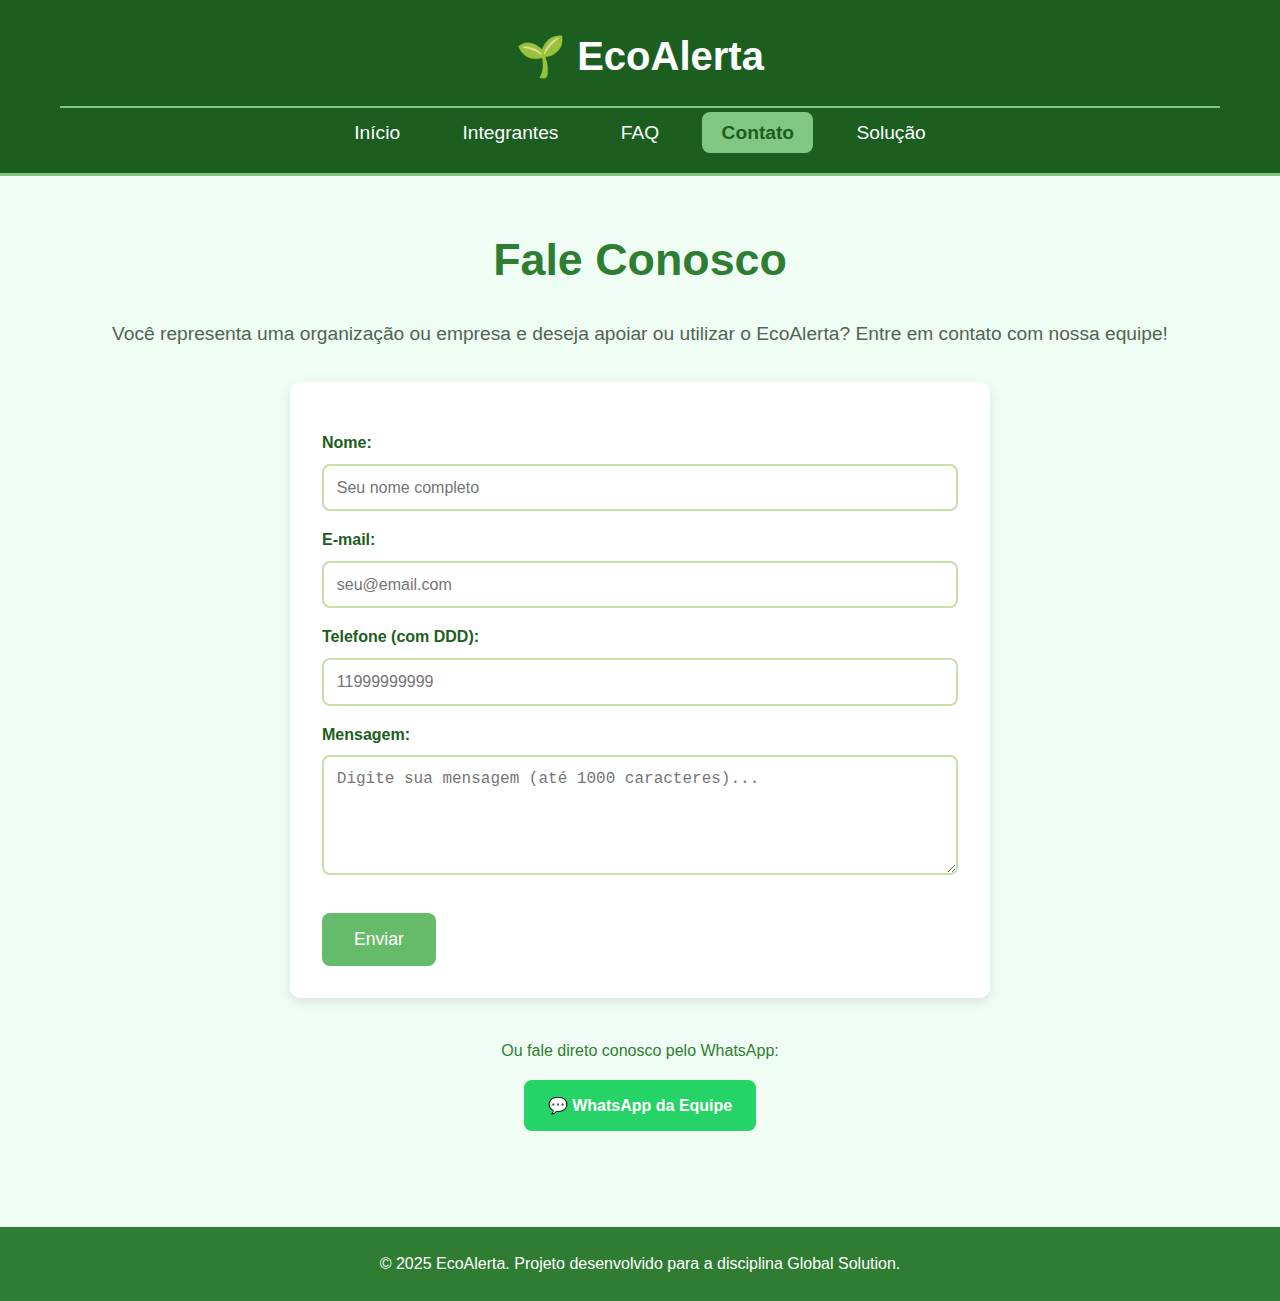
<file: contato.html>
<!DOCTYPE html>
<html lang="pt-br">
<head>
  <meta charset="UTF-8" />
  <meta name="viewport" content="width=device-width, initial-scale=1.0"/>
  <title>Contato - EcoAlerta</title>
  <link rel="stylesheet" href="contato.css"/>
</head>
<body>
  
  <header>
    <div class="container">
      <div class="top-bar">
        <h1 class="logo">🌱 EcoAlerta</h1>
        <div class="divider"></div>
        <nav class="nav">
          <ul>
            <li><a href="index.html">Início</a></li>
            <li><a href="integrantes.html">Integrantes</a></li>
            <li><a href="faq.html">FAQ</a></li>
            <li><a href="contato.html">Contato</a></li>
            <li><a href="solucao.html">Solução</a></li>
          </ul>
        </nav>
      </div>
    </div>
  </header>

  <main class="container contato-content">
    <h2>Fale Conosco</h2>
    <p class="intro">Você representa uma organização ou empresa e deseja apoiar ou utilizar o EcoAlerta? Entre em contato com nossa equipe!</p>

    <form id="contatoForm" novalidate>
      <label for="nome">Nome:</label>
      <input type="text" id="nome" name="nome" required placeholder="Seu nome completo" />
      <span class="erro" id="erroNome"></span>

      <label for="email">E-mail:</label>
      <input type="email" id="email" name="email" required placeholder="seu@email.com" />
      <span class="erro" id="erroEmail"></span>

      <label for="telefone">Telefone (com DDD):</label>
      <input type="tel" id="telefone" name="telefone" required placeholder="11999999999" />
      <span class="erro" id="erroTelefone"></span>

      <label for="mensagem">Mensagem:</label>
      <textarea id="mensagem" name="mensagem" maxlength="1000" required placeholder="Digite sua mensagem (até 1000 caracteres)..."></textarea>
      <span class="erro" id="erroMensagem"></span>

      <button type="submit">Enviar</button>
    </form>

    <div class="whatsapp">
      <p>Ou fale direto conosco pelo WhatsApp:</p>
      <a href="https://wa.me/5511999999999" target="_blank" class="btn-whatsapp">💬 WhatsApp da Equipe</a>
    </div>
  </main>

  <footer>
    <div class="container">
      <p>&copy; 2025 EcoAlerta. Projeto desenvolvido para a disciplina Global Solution.</p>
    </div>
  </footer>

  <script src="contato.js"></script>
</body>
</html>
</file>
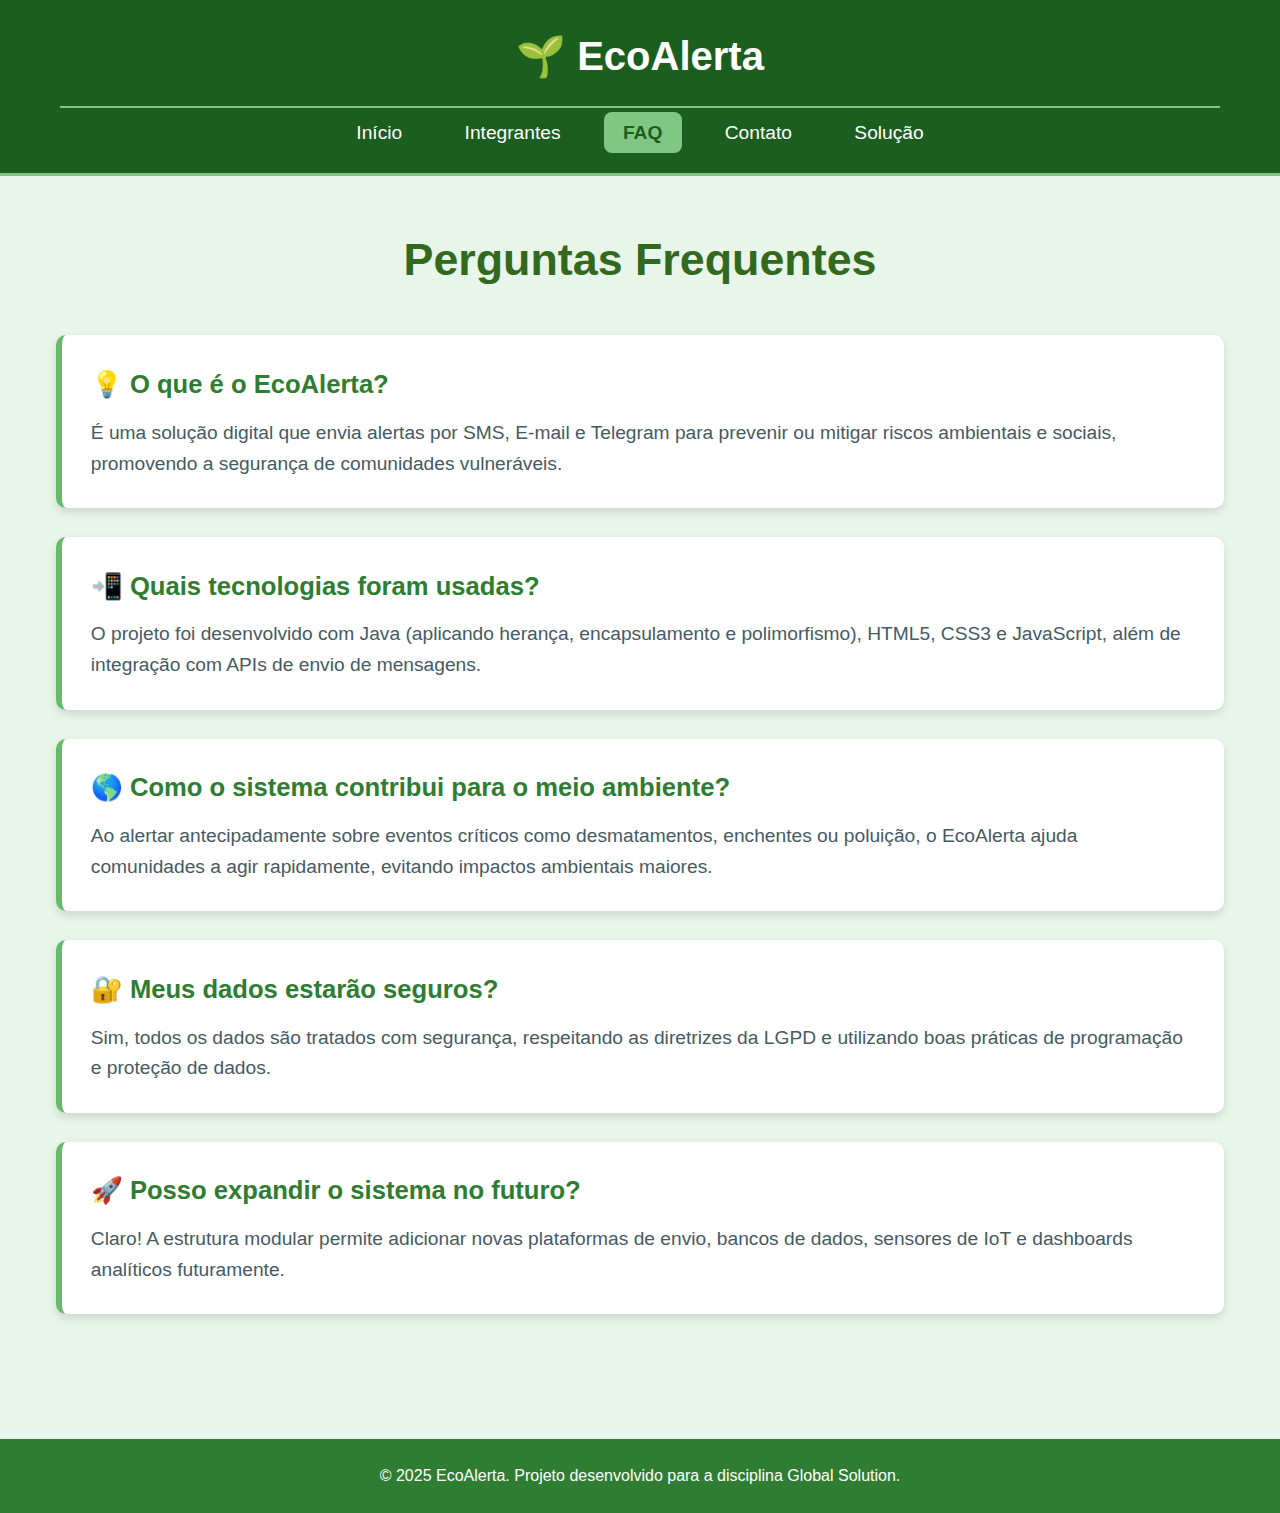
<file: faq.html>
<!DOCTYPE html>
<html lang="pt-br">
<head>
  <meta charset="UTF-8" />
  <meta name="viewport" content="width=device-width, initial-scale=1.0"/>
  <title>FAQ - EcoAlerta</title>
  <link rel="stylesheet" href="faq.css" />
</head>
<body>
  
  <header>
    <div class="container">
      <div class="top-bar">
        <h1 class="logo">🌱 EcoAlerta</h1>
        <div class="divider"></div>
        <nav class="nav">
          <ul>
            <li><a href="index.html">Início</a></li>
            <li><a href="integrantes.html">Integrantes</a></li>
            <li><a href="faq.html">FAQ</a></li>
            <li><a href="contato.html">Contato</a></li>
            <li><a href="solucao.html">Solução</a></li>
          </ul>
        </nav>
      </div>
    </div>
  </header>

  <main class="faq-content container">
    <h2>Perguntas Frequentes</h2>

    <section class="faq-item">
      <h3>💡 O que é o EcoAlerta?</h3>
      <p>É uma solução digital que envia alertas por SMS, E-mail e Telegram para prevenir ou mitigar riscos ambientais e sociais, promovendo a segurança de comunidades vulneráveis.</p>
    </section>

    <section class="faq-item">
      <h3>📲 Quais tecnologias foram usadas?</h3>
      <p>O projeto foi desenvolvido com Java (aplicando herança, encapsulamento e polimorfismo), HTML5, CSS3 e JavaScript, além de integração com APIs de envio de mensagens.</p>
    </section>

    <section class="faq-item">
      <h3>🌎 Como o sistema contribui para o meio ambiente?</h3>
      <p>Ao alertar antecipadamente sobre eventos críticos como desmatamentos, enchentes ou poluição, o EcoAlerta ajuda comunidades a agir rapidamente, evitando impactos ambientais maiores.</p>
    </section>

    <section class="faq-item">
      <h3>🔐 Meus dados estarão seguros?</h3>
      <p>Sim, todos os dados são tratados com segurança, respeitando as diretrizes da LGPD e utilizando boas práticas de programação e proteção de dados.</p>
    </section>

    <section class="faq-item">
      <h3>🚀 Posso expandir o sistema no futuro?</h3>
      <p>Claro! A estrutura modular permite adicionar novas plataformas de envio, bancos de dados, sensores de IoT e dashboards analíticos futuramente.</p>
    </section>
  </main>

  <footer>
    <div class="container">
      <p>&copy; 2025 EcoAlerta. Projeto desenvolvido para a disciplina Global Solution.</p>
    </div>
  </footer>

  <script src="faq.js"></script>
</body>
</html>
</file>
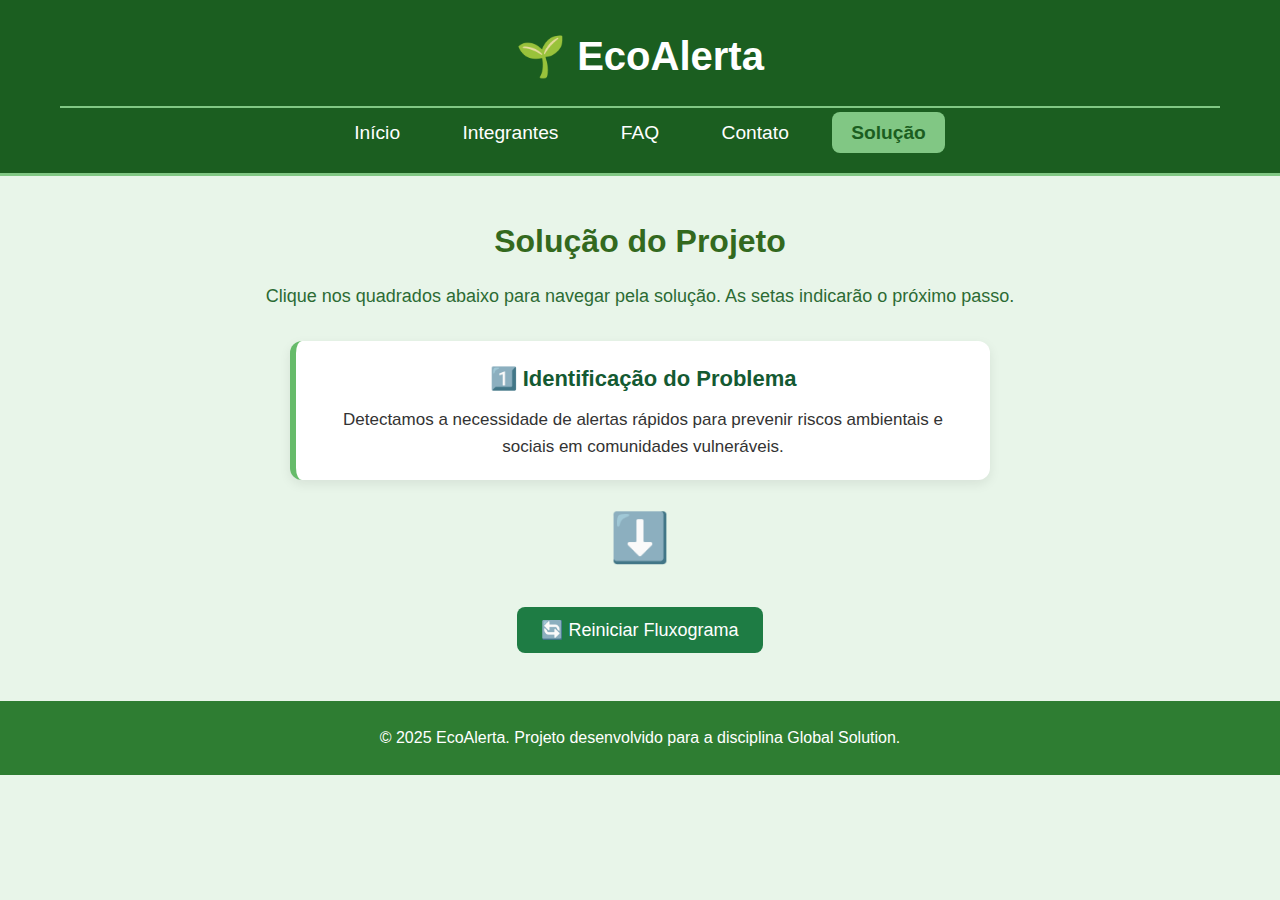
<file: solucao.html>
<!DOCTYPE html>
<html lang="pt-br">
<head>
  <meta charset="UTF-8" />
  <meta name="viewport" content="width=device-width, initial-scale=1.0"/>
  <title>EcoAlerta - Solução</title>
  <link rel="stylesheet" href="solucao.css" />
</head>
<body>
  
  <header>
    <div class="container">
      <div class="top-bar">
        <h1 class="logo">🌱 EcoAlerta</h1>
        <div class="divider"></div>
        <nav class="nav">
          <ul>
            <li><a href="index.html">Início</a></li>
            <li><a href="integrantes.html">Integrantes</a></li>
            <li><a href="faq.html">FAQ</a></li>
            <li><a href="contato.html">Contato</a></li>
            <li><a href="solucao.html">Solução</a></li>
          </ul>
        </nav>
      </div>
    </div>
  </header>

  <main>
    <h2 class="titulo-sessao">Solução do Projeto</h2>
    <p class="instrucao">Clique nos quadrados abaixo para navegar pela solução. As setas indicarão o próximo passo.</p>

    <section class="fluxograma">
      <div class="step active">
        <h3>1️⃣ Identificação do Problema</h3>
        <p>Detectamos a necessidade de alertas rápidos para prevenir riscos ambientais e sociais em comunidades vulneráveis.</p>
      </div>

      <div class="arrow">⬇️</div>

      <div class="step">
        <h3>2️⃣ Desenvolvimento da Solução</h3>
        <p>Projetamos o EcoAlerta, integrando Java com APIs para envio de SMS, e-mail e Telegram, garantindo acessibilidade e agilidade.</p>
      </div>

      <div class="arrow">⬇️</div>

      <div class="step">
        <h3>3️⃣ Funcionalidades Implementadas</h3>
        <p>O sistema permite o cadastro de usuários, envio automatizado de alertas e painel administrativo para gerenciamento das ocorrências.</p>
      </div>

      <div class="arrow">⬇️</div>

      <div class="step">
        <h3>4️⃣ Impacto Esperado</h3>
        <p>Maior prevenção de desastres, resposta mais rápida e proteção de vidas e patrimônios em regiões de risco.</p>
      </div>
    </section>

    <div class="reiniciar-container">
      <button id="restart">🔄 Reiniciar Fluxograma</button>
    </div>
  </main>

  <footer>
    <p>&copy; 2025 EcoAlerta. Projeto desenvolvido para a disciplina Global Solution.</p>
  </footer>

  <script src="solucao.js"></script>
</body>
</html>
</file>
<file: contato.css>
/* Reset e fonte base */
* {
  margin: 0;
  padding: 0;
  box-sizing: border-box;
}

body {
  font-family: 'Roboto', sans-serif;
  background: #f0fdf4;
  color: #2e7d32;
  line-height: 1.6;
}

/* Container padrão */
.container {
  max-width: 1200px;
  margin: auto;
  padding: 0 20px;
}

/* Header e Navegação */
header {
  background: #1b5e20;
  padding: 1.5rem 0;
  border-bottom: 3px solid #81c784;
}

.top-bar {
  display: flex;
  flex-direction: column;
  align-items: center;
}

.logo {
  font-size: 2.5rem;
  font-weight: 700;
  color: white;
  margin-bottom: 0.5rem;
}

.divider {
  width: 100%;
  height: 2px;
  background: #81c784;
  margin: 10px 0;
}

.nav ul {
  list-style: none;
  display: flex;
  gap: 1.5rem;
  flex-wrap: wrap;
  justify-content: center;
}

.nav a {
  color: white;
  text-decoration: none;
  padding: 0.6rem 1.2rem;
  border-radius: 8px;
  transition: 0.3s ease, transform 0.2s ease;
  font-size: 1.2rem;
}

.nav a:hover {
  background: #66bb6a;
  transform: scale(1.05);
}

.nav a.active,
.nav a[href="contato.html"] {
  background: #81c784;
  color: #1b5e20;
  font-weight: bold;
}

/* Conteúdo principal */
.contato-content {
  padding: 3rem 1rem;
}

.contato-content h2 {
  font-size: 2.8rem;
  text-align: center;
  margin-bottom: 1.5rem;
}

.intro {
  text-align: center;
  font-size: 1.2rem;
  margin-bottom: 2rem;
  color: #4e664e;
}

/* Formulário */
form {
  max-width: 700px;
  margin: auto;
  background: #ffffff;
  padding: 2rem;
  border-radius: 10px;
  box-shadow: 0 4px 12px rgba(0,0,0,0.1);
}

form label {
  display: block;
  font-weight: bold;
  margin-top: 1rem;
  color: #1b5e20;
}

form input,
form textarea {
  width: 100%;
  padding: 0.8rem;
  margin-top: 0.5rem;
  border: 2px solid #c5e1a5;
  border-radius: 8px;
  font-size: 1rem;
  resize: vertical;
}

form textarea {
  min-height: 120px;
}

button[type="submit"] {
  background: #66bb6a;
  color: white;
  border: none;
  padding: 1rem 2rem;
  margin-top: 1.5rem;
  border-radius: 8px;
  cursor: pointer;
  font-size: 1.1rem;
  transition: 0.3s ease;
}

button[type="submit"]:hover {
  background: #558b2f;
}

/* Mensagens de erro */
.erro {
  color: red;
  font-size: 0.95rem;
  margin-top: 0.4rem;
  display: block;
}

/* WhatsApp */
.whatsapp {
  text-align: center;
  margin-top: 2.5rem;
}

.btn-whatsapp {
  display: inline-block;
  background: #25d366;
  color: white;
  padding: 0.8rem 1.5rem;
  text-decoration: none;
  font-weight: bold;
  border-radius: 8px;
  margin-top: 1rem;
  transition: 0.3s ease;
}

.btn-whatsapp:hover {
  background: #128c7e;
}

/* Rodapé */
footer {
  background: #2e7d32;
  color: white;
  text-align: center;
  padding: 1.5rem;
  font-size: 1rem;
  margin-top: 3rem;
}

/* Responsividade */
@media (max-width: 600px) {
  .menu {
    flex-direction: column;
  }

  .painel {
    margin: 10px;
    font-size: 0.95rem;
  }

  .topo h1 {
    font-size: 1.2rem;
  }
}

@media (min-width: 600px) {
  .painel {
    font-size: 1rem;
  }
}

@media (min-width: 768px) {
  .painel {
    font-size: 1.1rem;
  }
}

@media (min-width: 992px) {
  .painel {
    font-size: 1.15rem;
  }
}

@media (min-width: 1300px) {
  .painel {
    font-size: 1.2rem;
  }
}
</file>
<file: faq.css>
/* Reset e fonte base */
* {
  margin: 0;
  padding: 0;
  box-sizing: border-box;
}

body {
  font-family: 'Roboto', sans-serif;
  background: #e8f5e9;
  color: #2e7d32;
  line-height: 1.6;
}

/* Container padrão */
.container {
  max-width: 1200px;
  margin: auto;
  padding: 0 20px;
}

/* HEADER e Navegação */
header {
  background: #1b5e20;
  padding: 1.5rem 0;
  border-bottom: 3px solid #81c784;
}

.top-bar {
  display: flex;
  flex-direction: column;
  align-items: center;
}

.logo {
  font-size: 2.5rem;
  font-weight: 700;
  color: white;
  margin-bottom: 0.5rem;
}

.divider {
  width: 100%;
  height: 2px;
  background: #81c784;
  margin: 10px 0;
}

.nav ul {
  list-style: none;
  display: flex;
  gap: 1.5rem;
  flex-wrap: wrap;
  justify-content: center;
}

.nav a {
  color: white;
  text-decoration: none;
  padding: 0.6rem 1.2rem;
  border-radius: 8px;
  transition: 0.3s ease, transform 0.2s ease;
  font-size: 1.2rem;
}

.nav a:hover {
  background: #66bb6a;
  transform: scale(1.05);
}

.nav a.active,
.nav a[href="faq.html"] {
  background: #81c784;
  color: #1b5e20;
  font-weight: bold;
}

/* Conteúdo principal */
.faq-content {
  padding: 3rem 1rem;
}

.faq-content h2 {
  text-align: center;
  font-size: 2.8rem;
  margin-bottom: 2.5rem;
  color: #33691e;
}

/* Itens do FAQ */
.faq-item {
  background: #ffffff;
  border-left: 6px solid #66bb6a;
  padding: 1.8rem;
  margin-bottom: 1.8rem;
  border-radius: 10px;
  box-shadow: 0 4px 10px rgba(0, 0, 0, 0.12);
  transition:  0.3s ease;
}

.faq-item:hover {
  background: #f1f8e9;
}

.faq-item h3 {
  font-size: 1.6rem;
  margin-bottom: 0.8rem;
  color: #2e7d32;
}

.faq-item p {
  font-size: 1.2rem;
  color: #455a64;
}

/* Rodapé */
footer {
  background: #2e7d32;
  color: white;
  text-align: center;
  padding: 1.5rem;
  font-size: 1rem;
  margin-top: 3rem;
}

/* Responsividade */
@media (max-width: 600px) {
  .menu {
    flex-direction: column;
  }

  .painel {
    margin: 10px;
    font-size: 0.95rem;
  }

  .topo h1 {
    font-size: 1.2rem;
  }
}

@media (min-width: 600px) {
  .painel {
    font-size: 1rem;
  }
}

@media (min-width: 768px) {
  .painel {
    font-size: 1.1rem;
  }
}

@media (min-width: 992px) {
  .painel {
    font-size: 1.15rem;
  }
}

@media (min-width: 1300px) {
  .painel {
    font-size: 1.2rem;
  }
}
</file>
<file: solucao.css>
/* Reset e fonte base */
* {
  margin: 0;
  padding: 0;
  box-sizing: border-box;
}

body {
  font-family: 'Roboto', sans-serif;
  background: #e8f5e9;
  color: #2e7d32;
  line-height: 1.6;
}

/* Container padrão */
.container {
  max-width: 1200px;
  margin: auto;
  padding: 0 20px;
}

/* HEADER e Navegação */
header {
  background: #1b5e20;
  padding: 1.5rem 0;
  border-bottom: 3px solid #81c784;
}

.top-bar {
  display: flex;
  flex-direction: column;
  align-items: center;
}

.logo {
  font-size: 2.5rem;
  font-weight: 700;
  color: white;
  margin-bottom: 0.5rem;
}

.divider {
  width: 100%;
  height: 2px;
  background: #81c784;
  margin: 10px 0;
}

.nav ul {
  list-style: none;
  display: flex;
  gap: 1.5rem;
  flex-wrap: wrap;
  justify-content: center;
}

.nav a {
  color: white;
  text-decoration: none;
  padding: 0.6rem 1.2rem;
  border-radius: 8px;
  transition: 0.3s ease, transform 0.2s ease;
  font-size: 1.2rem;
}

.nav a:hover {
  background: #66bb6a;
  transform: scale(1.05);
}

.nav a.active,
.nav a[href="solucao.html"] {
  background: #81c784;
  color: #1b5e20;
  font-weight: bold;
}

/* Conteúdo principal */
main {
  width: 90%;
  max-width: 900px;
  margin: 40px auto;
  text-align: center;
}

.titulo-sessao {
  font-size: 32px;
  margin-bottom: 15px;
  color: #33691e;
}

.instrucao {
  font-size: 18px;
  margin-bottom: 30px;
  color: #2c6b34;
}

/* Fluxograma */
.fluxograma {
  display: flex;
  flex-direction: column;
  align-items: center;
  gap: 20px;
}

.step {
  background-color: #ffffff;
  border-left: 6px solid #1e7c44;
  border-radius: 12px;
  box-shadow: 0 4px 12px rgba(0,0,0,0.08);
  padding: 20px;
  max-width: 700px;
  width: 100%;
  opacity: 0.4;
  transform: scale(0.95);
  transition: all 0.4s ease;
  cursor: pointer;
}

.step.active {
  opacity: 1;
  transform: scale(1);
  border-left: 6px solid #66bb6a;
  background-color: #ffffff;
}

.step h3 {
  font-size: 22px;
  color: #145A32;
  margin-bottom: 10px;
}

.step p {
  font-size: 17px;
  color: #333;
}

/* Setas */
.arrow {
  font-size: 48px;
  color: #1e7c44;
  animation: pulse 1.2s infinite;
}

@keyframes pulse {
  0% { transform: translateY(0); }
  50% { transform: translateY(10px); }
  100% { transform: translateY(0); }
}

/* Botão Reiniciar */
.reiniciar-container {
  margin-top: 30px;
}

#restart {
  padding: 12px 24px;
  font-size: 18px;
  background-color: #1e7c44;
  color: white;
  border: none;
  border-radius: 8px;
  cursor: pointer;
  transition: 0.3s;
}

#restart:hover {
  background-color: #145A32;
}

/* Rodapé */
footer {
  background: #2e7d32;
  color: white;
  text-align: center;
  padding: 1.5rem;
  font-size: 1rem;
  margin-top: 3rem;
}

/* Responsividade */
@media (max-width: 600px) {
  .menu {
    flex-direction: column;
  }

  .painel {
    margin: 10px;
    font-size: 0.95rem;
  }

  .topo h1 {
    font-size: 1.2rem;
  }
}

@media (min-width: 600px) {
  .painel {
    font-size: 1rem;
  }
}

@media (min-width: 768px) {
  .painel {
    font-size: 1.1rem;
  }
}

@media (min-width: 992px) {
  .painel {
    font-size: 1.15rem;
  }
}

@media (min-width: 1300px) {
  .painel {
    font-size: 1.2rem;
  }
}
</file>
